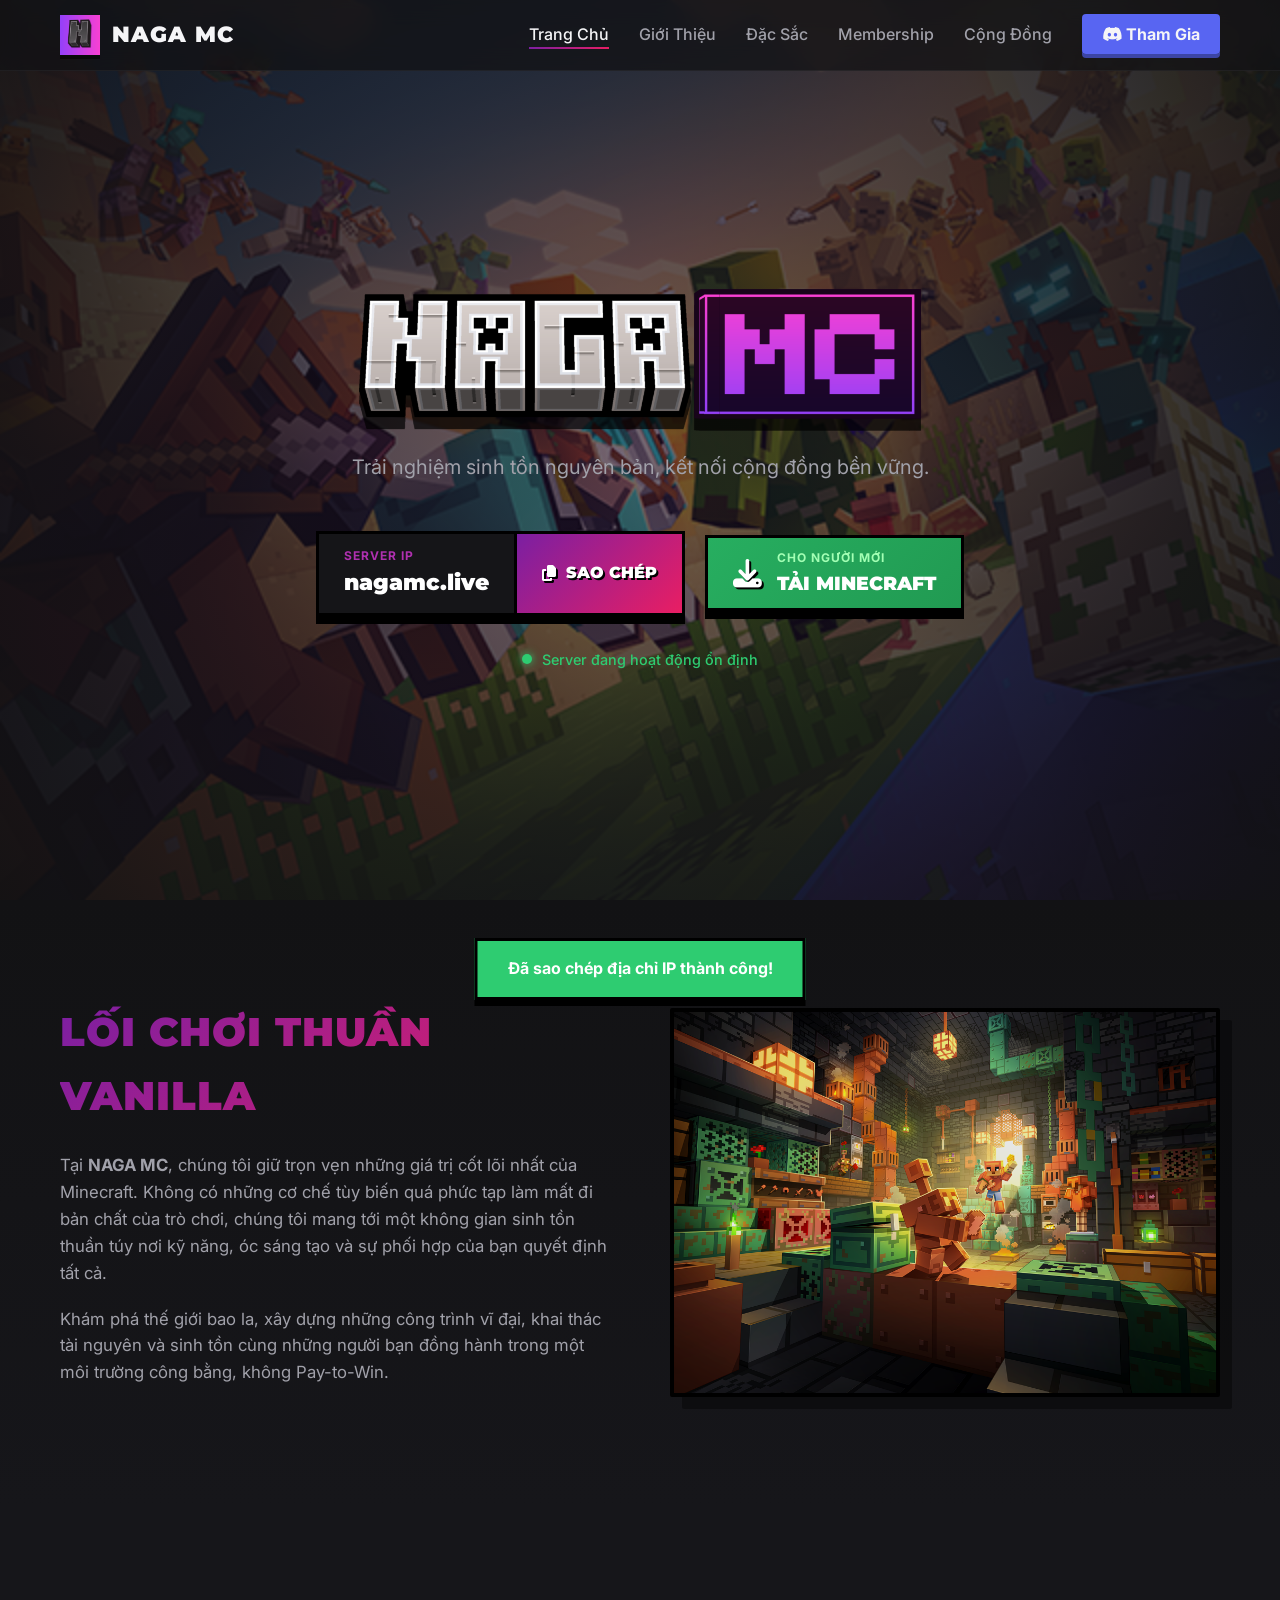
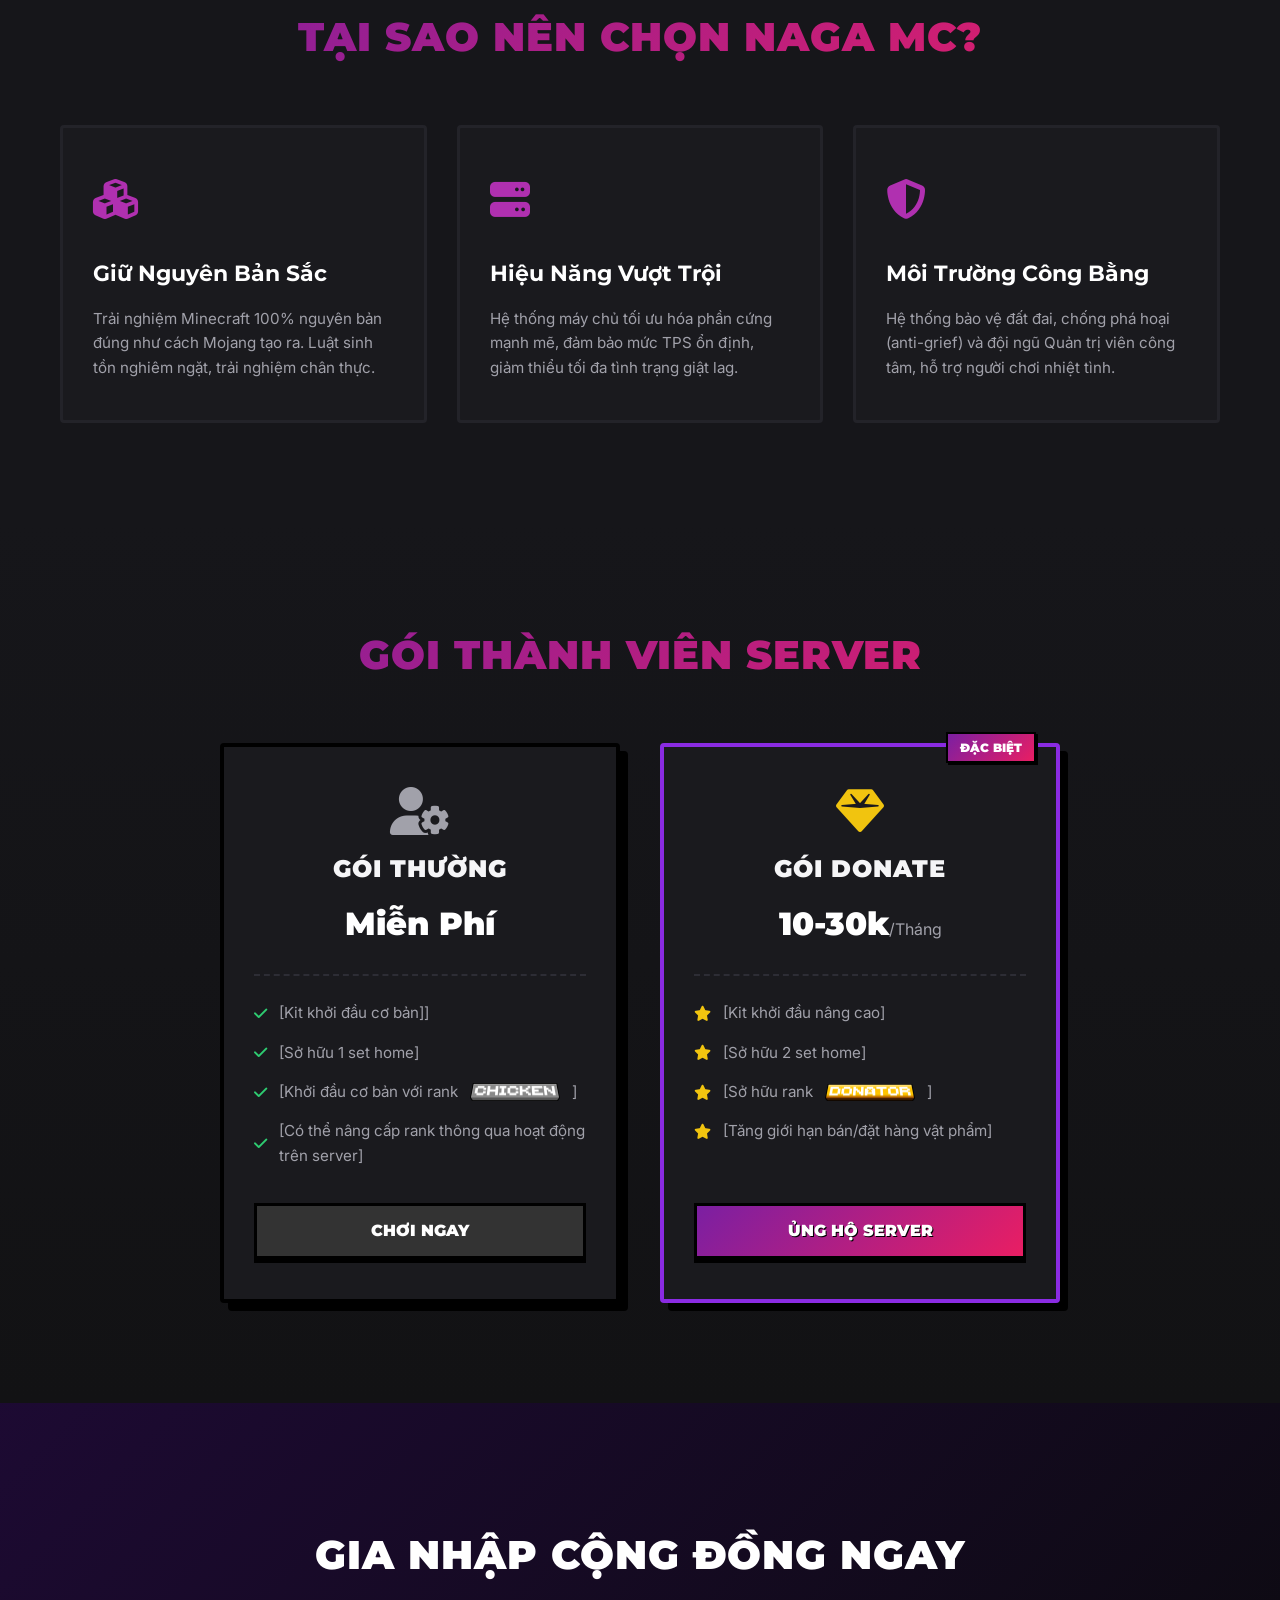
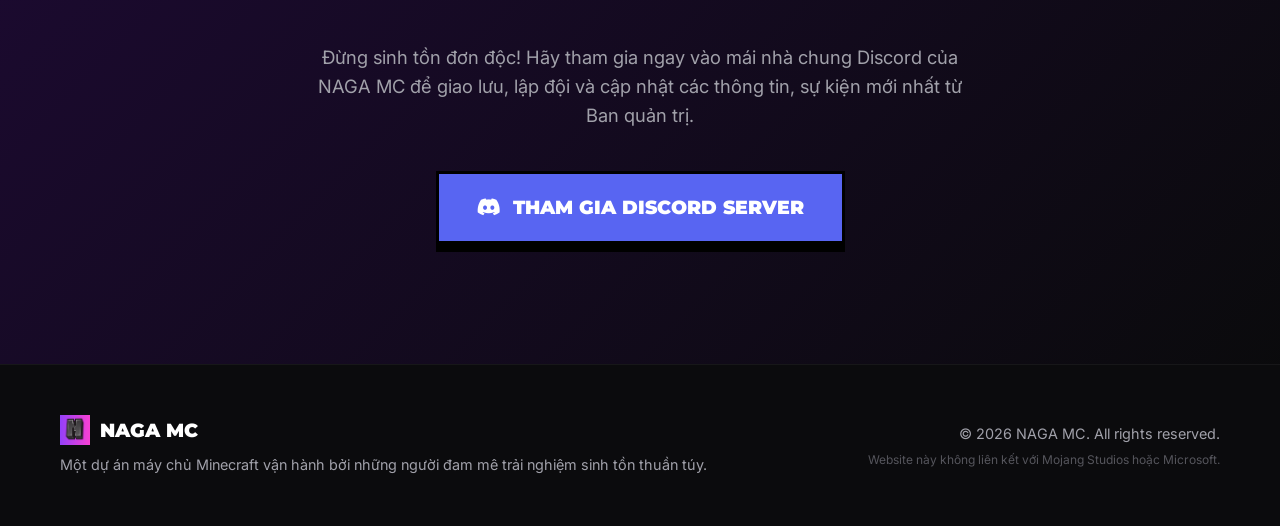
<file: index.html>
<!DOCTYPE html>
<html lang="vi">
<head>
    <meta charset="UTF-8">
    <meta name="viewport" content="width=device-width, initial-scale=1.0">
    <title>NAGA MC - Máy Chủ Minecraft Thuần Vanilla</title>
    <link rel="icon" type="image/png" href="pics/NBLRB.png">
    <link rel="preconnect" href="https://fonts.googleapis.com">
    <link rel="preconnect" href="https://fonts.gstatic.com" crossorigin>
    <link href="https://fonts.googleapis.com/css2?family=Inter:wght@400;500;700;900&family=Montserrat:wght@700;900&display=swap" rel="stylesheet">
    <link rel="stylesheet" href="https://cdnjs.cloudflare.com/ajax/libs/font-awesome/6.4.0/css/all.min.css">
    <link rel="stylesheet" href="css/index.css">
</head>
<body>

    <div id="toast" class="toast">Đã sao chép địa chỉ IP thành công!</div>

    <nav class="navbar">
        <div class="nav-container">
            <a href="#" class="nav-logo">
                <img src="css/pics/NBLRB.png" alt="NAGA MC Logo">
                <span>NAGA MC</span>
            </a>
            <button class="menu-toggle" id="mobile-menu-btn" aria-label="Toggle Menu">
                <i class="fa-solid fa-bars"></i>
            </button>
            <ul class="nav-links" id="nav-links-menu">
                <li><a href="#" class="active">Trang Chủ</a></li>
                <li><a href="#about">Giới Thiệu</a></li>
                <li><a href="#features">Đặc Sắc</a></li>
                <li><a href="#membership">Membership</a></li>
                <li><a href="#community">Cộng Đồng</a></li>
                <li><a href="https://discord.gg/6WrVqjRegJ" target="_blank" class="nav-btn-discord"><i class="fa-brands fa-discord"></i> Tham Gia</a></li>
            </ul>
        </div>
    </nav>

<header class="hero">
        <div class="hero-overlay"></div>
        <div class="hero-content">
            <div class="hero-title-wrapper">
                <img src="css/pics/NAGAMC-TITLE.png" alt="NAGA MC" class="hero-main-title">
            </div>
            <p class="hero-subtitle">Trải nghiệm sinh tồn nguyên bản, kết nối cộng đồng bền vững.</p>
            
            <div class="hero-ctas">
                <div class="ip-widget" id="copy-ip-btn" data-ip="nagamc.live">
                    <div class="ip-details">
                        <span class="ip-label">SERVER IP</span>
                        <span class="ip-address">nagamc.live</span>
                    </div>
                    <div class="ip-action">
                        <i class="fa-solid fa-copy"></i>
                        <span>SAO CHÉP</span>
                    </div>
                </div>

                <a href="https://llaun.ch/en" target="_blank" class="btn-download-mc">
                    <i class="fa-solid fa-download"></i>
                    <div class="download-text">
                        <span class="download-label">CHO NGƯỜI MỚI</span>
                        <span class="download-title">TẢI MINECRAFT</span>
                    </div>
                </a>
            </div>

            <div class="server-status">
                <span class="status-indicator"></span>
                <span class="status-text">Server đang hoạt động ổn định</span>
            </div>
        </div>
    </header>

    <section id="about" class="about-section">
        <div class="container">
            <div class="about-wrapper">
                <div class="about-text">
                    <h2 class="section-title">Lối Chơi Thuần Vanilla</h2>
                    <p>Tại <strong>NAGA MC</strong>, chúng tôi giữ trọn vẹn những giá trị cốt lõi nhất của Minecraft. Không có những cơ chế tùy biến quá phức tạp làm mất đi bản chất của trò chơi, chúng tôi mang tới một không gian sinh tồn thuần túy nơi kỹ năng, óc sáng tạo và sự phối hợp của bạn quyết định tất cả.</p>
                    <p>Khám phá thế giới bao la, xây dựng những công trình vĩ đại, khai thác tài nguyên và sinh tồn cùng những người bạn đồng hành trong một môi trường công bằng, không Pay-to-Win.</p>
                </div>
                <div class="about-image">
                    <div class="mc-frame">
                        <img src="css/pics/Minecraft_Fall_Drop_Campaign_Key_Art_DotNet_Downloadable_Wallpaper_2058x1440.png" alt="Minecraft Gameplay">
                    </div>
                </div>
            </div>
        </div>
    </section>

    <section id="features" class="features-section">
        <div class="container">
            <h2 class="section-title centered">Tại sao nên chọn NAGA MC?</h2>
            <div class="features-grid">
                <div class="feature-card">
                    <div class="feature-icon">
                        <i class="fa-solid fa-cubes"></i>
                    </div>
                    <h3>Giữ Nguyên Bản Sắc</h3>
                    <p>Trải nghiệm Minecraft 100% nguyên bản đúng như cách Mojang tạo ra. Luật sinh tồn nghiêm ngặt, trải nghiệm chân thực.</p>
                </div>
                <div class="feature-card">
                    <div class="feature-icon">
                        <i class="fa-solid fa-server"></i>
                    </div>
                    <h3>Hiệu Năng Vượt Trội</h3>
                    <p>Hệ thống máy chủ tối ưu hóa phần cứng mạnh mẽ, đảm bảo mức TPS ổn định, giảm thiểu tối đa tình trạng giật lag.</p>
                </div>
                <div class="feature-card">
                    <div class="feature-icon">
                        <i class="fa-solid fa-shield-halved"></i>
                    </div>
                    <h3>Môi Trường Công Bằng</h3>
                    <p>Hệ thống bảo vệ đất đai, chống phá hoại (anti-grief) và đội ngũ Quản trị viên công tâm, hỗ trợ người chơi nhiệt tình.</p>
                </div>
            </div>
        </div>
    </section>
    <section id="membership" class="membership-section">
        <div class="container">
            <h2 class="section-title centered">Gói Thành Viên Server</h2>
            <div class="membership-grid">
                
                <div class="member-card regular">
                    <div class="member-header">
                        <i class="fa-solid fa-user-gear member-icon"></i>
                        <h3>GÓI THƯỜNG</h3>
                        <div class="price">Miễn Phí</div>
                    </div>
                    <ul class="member-features">
                        <li><i class="fa-solid fa-check"></i> [Kit khởi đầu cơ bản]]</li>
                        <li><i class="fa-solid fa-check"></i> [Sở hữu 1 set home] </li>
                        <li><i class="fa-solid fa-check"></i> [Khởi đầu cơ bản với rank<img src="css/pics/chicken.png" alt="Rank" class="rank-icon">]</li>
                        <li><i class="fa-solid fa-check"></i> [Có thể nâng cấp rank thông qua hoạt động trên server]</li>
                    </ul>
                    <a href="#" class="btn-member-action">CHƠI NGAY</a>
                </div>

                <div class="member-card donate">
                    <div class="badge-popular">ĐẶC BIỆT</div>
                    <div class="member-header">
                        <i class="fa-solid fa-gem member-icon animate-pulse"></i>
                        <h3>GÓI DONATE</h3>
                        <div class="price">10-30k<span>/Tháng</span></div>
                    </div>
                    <ul class="member-features">
                        <li><i class="fa-solid fa-star"></i> [Kit khởi đầu nâng cao]</li>
                        <li><i class="fa-solid fa-star"></i> [Sở hữu 2 set home]</li>
                        <li><i class="fa-solid fa-star"></i> [Sở hữu rank <img src="css/pics/DONATOR.png" alt="Rank" class="rank-icon">]</li>
                        <li><i class="fa-solid fa-star"></i> [Tăng giới hạn bán/đặt hàng vật phẩm]</li>
                    </ul>
                    <a href="pay.html" class="btn-member-action donate-btn">ỦNG HỘ SERVER</a>
                </div>

            </div>
        </div>
    </section>

    <section id="community" class="community-section">
        <div class="community-overlay"></div>
        <div class="container community-content">
            <h2 class="section-title centered light">Gia Nhập Cộng Đồng Ngay</h2>
            <p class="community-desc">Đừng sinh tồn đơn độc! Hãy tham gia ngay vào mái nhà chung Discord của NAGA MC để giao lưu, lập đội và cập nhật các thông tin, sự kiện mới nhất từ Ban quản trị.</p>
            <a href="https://discord.gg/6WrVqjRegJ" target="_blank" class="btn-discord-large">
                <i class="fa-brands fa-discord"></i> THAM GIA DISCORD SERVER
            </a>
        </div>
    </section>

    <footer class="footer">
        <div class="container footer-content">
            <div class="footer-left">
                <div class="footer-brand">
                    <img src="css/pics/NBLRB.png" alt="NAGA MC">
                    <span>NAGA MC</span>
                </div>
                <p>Một dự án máy chủ Minecraft vận hành bởi những người đam mê trải nghiệm sinh tồn thuần túy.</p>
            </div>
            <div class="footer-right">
                <p>&copy; 2026 NAGA MC. All rights reserved.</p>
                <p class="footer-disclaimer">Website này không liên kết với Mojang Studios hoặc Microsoft.</p>
            </div>
        </div>
    </footer>

    <script src="script.js"></script>
</body>
</html>
</file>
<file: css/index.css>
/* --- BIẾN MÀU SẮC & CẤU HÌNH GỐC --- */
:root {
    --primary-color: #8a2be2;      /* Màu tím chính */
    --primary-light: #b030b0;      /* Tím hồng sáng */
    --primary-gradient: linear-gradient(135deg, #7b1fa2 0%, #e91e63 100%);
    --bg-dark: #121214;            /* Nền tối chủ đạo */
    --bg-card: #1a1a1e;            /* Nền của thẻ nội dung */
    --bg-nav: rgba(18, 18, 20, 0.75);
    --text-main: #f5f5f7;          /* Màu chữ sáng */
    --text-muted: #a1a1aa;         /* Màu chữ nhạt hơn */
    --stroke-pixel: 4px solid #000;/* Viền khối phong cách pixel bóng */
    --font-sans: 'Inter', sans-serif;
    --font-heading: 'Montserrat', sans-serif;
}

/* --- RESET & CẤU HÌNH CHUNG --- */
* {
    box-sizing: border-box;
    margin: 0;
    padding: 0;
    scroll-behavior: smooth;
}

body {
    font-family: var(--font-sans);
    background-color: var(--bg-dark);
    color: var(--text-main);
    line-height: 1.6;
    overflow-x: hidden;
}

a {
    color: inherit;
    text-decoration: none;
}

ul {
    list-style: none;
}

.container {
    max-width: 1200px;
    margin: 0 auto;
    padding: 0 20px;
}

img {
    max-width: 100%;
    height: auto;
}

.rank-icon{
    width: 90px;   /* chiều rộng cố định */
}
/* Tiêu đề các mục */
.section-title {
    font-family: var(--font-heading);
    font-weight: 900;
    font-size: 2.5rem;
    text-transform: uppercase;
    margin-bottom: 1.5rem;
    background: var(--primary-gradient);
    -webkit-background-clip: text;
    -webkit-text-fill-color: transparent;
    letter-spacing: 1px;
}

.section-title.centered {
    text-align: center;
    margin-bottom: 3.5rem;
}

.section-title.light {
    background: #fff;
    -webkit-background-clip: text;
    -webkit-text-fill-color: transparent;
}

/* --- NAVIGATION BAR --- */
.navbar {
    position: fixed;
    top: 0;
    left: 0;
    width: 100%;
    z-index: 1000;
    background-color: var(--bg-nav);
    backdrop-filter: blur(12px);
    -webkit-backdrop-filter: blur(12px);
    border-bottom: 1px solid rgba(255, 255, 255, 0.05);
    transition: all 0.3s ease;
}

.nav-container {
    max-width: 1200px;
    margin: 0 auto;
    padding: 15px 20px;
    display: flex;
    justify-content: space-between;
    align-items: center;
}

.nav-logo {
    display: flex;
    align-items: center;
    gap: 12px;
    font-family: var(--font-heading);
    font-weight: 900;
    font-size: 1.4rem;
    letter-spacing: 1px;
}

.nav-logo img {
    height: 40px;
    filter: drop-shadow(0px 4px 0px rgba(0,0,0,0.5));
}

.nav-links {
    display: flex;
    align-items: center;
    gap: 30px;
    font-weight: 500;
}

.nav-links a:not(.nav-btn-discord) {
    position: relative;
    padding: 5px 0;
    color: var(--text-muted);
    transition: color 0.3s ease;
}

.nav-links a:not(.nav-btn-discord):hover,
.nav-links a.active {
    color: var(--text-main);
}

.nav-links a:not(.nav-btn-discord)::after {
    content: '';
    position: absolute;
    bottom: 0;
    left: 0;
    width: 0;
    height: 2px;
    background: var(--primary-gradient);
    transition: width 0.3s ease;
}

.nav-links a:not(.nav-btn-discord):hover::after,
.nav-links a.active::after {
    width: 100%;
}

.nav-btn-discord {
    background: #5865F2;
    padding: 10px 20px;
    border-radius: 4px;
    font-weight: 700;
    box-shadow: 0 4px 0 #3c45a5;
    transition: all 0.1s ease;
}

.nav-btn-discord:hover {
    transform: translateY(2px);
    box-shadow: 0 2px 0 #3c45a5;
}

.menu-toggle {
    display: none;
    background: none;
    border: none;
    color: #fff;
    font-size: 1.5rem;
    cursor: pointer;
}

/* --- HERO SECTION --- */
.hero {
    position: relative;
    min-height: 100vh;
    display: flex;
    align-items: center;
    justify-content: center;
    text-align: center;
    padding: 120px 20px 60px 20px;
    /* Sử dụng hình nền phong cảnh Minecraft mờ ảo phía sau */
    background: url('pics/MCV_HOL25Drop_MoM_DotNet_Wallpaper_800x450.png') no-repeat center center/cover;
}

.hero-overlay {
    position: absolute;
    top: 0;
    left: 0;
    width: 100%;
    height: 100%;
    background: radial-gradient(circle, rgba(26,10,41,0.6) 0%, rgba(18,18,20,0.95) 100%);
    z-index: 1;
}

.hero-content {
    position: relative;
    z-index: 2;
    max-width: 800px;
}

.hero-title-wrapper {
    margin-bottom: 1.5rem;
}

.hero-main-title {
    max-height: 130px;
    width: auto;
    filter: drop-shadow(0 12px 0px rgba(0,0,0,0.7));
    animation: floating 3s ease-in-out infinite;
}

.hero-subtitle {
    font-size: 1.25rem;
    color: var(--text-muted);
    margin-bottom: 3rem;
    font-weight: 400;
}

/* IP Copy Widget (Phong cách Gaming/Pixel nhẹ) */
.ip-widget {
    display: inline-flex;
    background: #1e1e24;
    border: 3px solid #000;
    box-shadow: 0 8px 0 #000;
    cursor: pointer;
    margin-bottom: 2rem;
    transition: all 0.1s ease;
    user-select: none;
}

.ip-widget:hover {
    transform: translateY(4px);
    box-shadow: 0 4px 0 #000;
}

.ip-details {
    padding: 12px 25px;
    display: flex;
    flex-direction: column;
    text-align: left;
    border-right: 3px solid #000;
    background-color: #151518;
}

.ip-label {
    font-size: 0.75rem;
    font-weight: 700;
    color: var(--primary-light);
    letter-spacing: 1px;
}

.ip-address {
    font-family: var(--font-heading);
    font-weight: 900;
    font-size: 1.4rem;
    color: #fff;
}

.ip-action {
    background: var(--primary-gradient);
    padding: 0 25px;
    display: flex;
    align-items: center;
    gap: 10px;
    font-weight: 900;
    font-family: var(--font-heading);
    font-size: 1rem;
    color: #fff;
    text-shadow: 2px 2px 0px #000;
}

.server-status {
    display: flex;
    align-items: center;
    justify-content: center;
    gap: 10px;
    margin-top: 10px;
}

.status-indicator {
    width: 10px;
    height: 10px;
    background-color: #2ecc71;
    border-radius: 50%;
    box-shadow: 0 0 10px #2ecc71;
}

.status-text {
    font-size: 0.9rem;
    color: #2ecc71;
    font-weight: 500;
}

/* --- ABOUT SECTION --- */
.about-section {
    padding: 100px 0;
    background: linear-gradient(180deg, var(--bg-dark) 0%, #16161a 100%);
}

.about-wrapper {
    display: flex;
    align-items: center;
    gap: 60px;
}

.about-text {
    flex: 1;
}

.about-text p {
    margin-bottom: 1.2rem;
    color: var(--text-muted);
    font-size: 1.05rem;
}

.about-image {
    flex: 1;
    display: flex;
    justify-content: center;
}

.mc-frame {
    border: 4px solid #000;
    box-shadow: 12px 12px 0px rgba(0,0,0,0.4);
    background-color: #000;
    line-height: 0;
    border-radius: 2px;
    overflow: hidden;
}

.mc-frame img {
    filter: contrast(1.05) brightness(0.9);
    transition: transform 0.5s ease;
}

.mc-frame:hover img {
    transform: scale(1.05);
}

/* --- FEATURES SECTION --- */
.features-section {
    padding: 100px 0;
    background-color: #16161a;
}

.features-grid {
    display: grid;
    grid-template-columns: repeat(auto-fit, minmax(300px, 1fr));
    gap: 30px;
}

.feature-card {
    background-color: var(--bg-card);
    padding: 40px 30px;
    border: 3px solid #232329;
    border-radius: 4px;
    transition: all 0.3s ease;
    position: relative;
}

.feature-card:hover {
    border-color: var(--primary-color);
    transform: translateY(-5px);
    box-shadow: 0 10px 20px rgba(138, 43, 226, 0.1);
}

.feature-icon {
    font-size: 2.5rem;
    color: var(--primary-light);
    margin-bottom: 1.5rem;
}

.feature-card h3 {
    font-family: var(--font-heading);
    font-size: 1.35rem;
    margin-bottom: 1rem;
    color: #fff;
}

.feature-card p {
    color: var(--text-muted);
    font-size: 0.95rem;
}

/* --- COMMUNITY SECTION --- */
.community-section {
    position: relative;
    padding: 120px 0;
    text-align: center;
    background: url('https://images.unsplash.com/photo-1618005182384-a83a8bd57fbe?q=80&w=1920&auto=format&fit=crop') no-repeat center center/cover;
}

.community-overlay {
    position: absolute;
    top: 0;
    left: 0;
    width: 100%;
    height: 100%;
    background: linear-gradient(135deg, rgba(30, 9, 54, 0.9) 0%, rgba(10, 10, 12, 0.95) 100%);
    z-index: 1;
}

.community-content {
    position: relative;
    z-index: 2;
    max-width: 700px;
    margin: 0 auto;
}

.community-desc {
    font-size: 1.15rem;
    color: var(--text-muted);
    margin-bottom: 2.5rem;
}

.btn-discord-large {
    display: inline-flex;
    align-items: center;
    gap: 12px;
    background: #5865F2;
    color: #fff;
    font-family: var(--font-heading);
    font-weight: 900;
    font-size: 1.2rem;
    padding: 18px 38px;
    border: 3px solid #000;
    box-shadow: 0 8px 0 #000;
    transition: all 0.1s ease;
}

.btn-discord-large:hover {
    transform: translateY(4px);
    box-shadow: 0 4px 0 #000;
}

/* --- TOAST NOTIFICATION --- */
.toast {
    position: fixed;
    bottom: -100px;
    left: 50%;
    transform: translateX(-50%);
    background: #2ecc71;
    color: #fff;
    padding: 15px 30px;
    font-weight: 700;
    border: 3px solid #000;
    box-shadow: 0 6px 0 #000;
    z-index: 2000;
    transition: all 0.4s cubic-bezier(0.175, 0.885, 0.32, 1.275);
}

.toast.show {
    bottom: 40px;
}

/* --- FOOTER --- */
.footer {
    background-color: #0b0b0d;
    padding: 50px 0;
    border-top: 1px solid rgba(255, 255, 255, 0.05);
    font-size: 0.9rem;
    color: var(--text-muted);
}

.footer-content {
    display: flex;
    justify-content: space-between;
    align-items: center;
    flex-wrap: wrap;
    gap: 30px;
}

.footer-brand {
    display: flex;
    align-items: center;
    gap: 10px;
    font-family: var(--font-heading);
    font-weight: 900;
    font-size: 1.2rem;
    color: #fff;
    margin-bottom: 0.5rem;
}

.footer-brand img {
    height: 30px;
}

.footer-right {
    text-align: right;
}

.footer-disclaimer {
    font-size: 0.75rem;
    margin-top: 5px;
    color: #55555c;
}

/* --- ANIMATION --- */
@keyframes floating {
    0% { transform: translateY(0px); }
    50% { transform: translateY(-10px); }
    100% { transform: translateY(0px); }
}

/* --- RESPONSIVE RESPONSIVENESS --- */
@media (max-width: 768px) {
    .menu-toggle {
        display: block;
    }

    .nav-links {
        position: absolute;
        top: 100%;
        left: 0;
        width: 100%;
        background-color: #121214;
        flex-direction: column;
        padding: 30px;
        gap: 20px;
        border-bottom: 2px solid var(--primary-color);
        display: none; /* Điều khiển qua JS */
    }

    .nav-links.open {
        display: flex;
    }

    .about-wrapper {
        flex-direction: column;
        gap: 40px;
    }

    .hero-main-title {
        max-height: 80px;
    }

    .ip-widget {
        flex-direction: column;
        width: 100%;
        max-width: 320px;
    }

    .ip-details {
        border-right: none;
        border-bottom: 3px solid #000;
        text-align: center;
    }

    .ip-action {
        padding: 12px;
        justify-content: center;
    }

    .footer-content {
        flex-direction: column;
        text-align: center;
    }

    .footer-right {
        text-align: center;
    }
        
}
/* --- BỔ SUNG: NÚT TẢI MINECRAFT & MEMBERSHIP --- */

/* Nhóm các nút bấm ở trang đầu */
.hero-ctas {
    display: flex;
    justify-content: center;
    align-items: center;
    gap: 20px;
    flex-wrap: wrap;
    margin-bottom: 2rem;
}

.hero-ctas .ip-widget {
    margin-bottom: 0; /* Reset margin cũ */
}

/* Style nút tải game */
.btn-download-mc {
    display: inline-flex;
    align-items: center;
    gap: 15px;
    background: linear-gradient(135deg, #27ae60 0%, #219a52 100%);
    border: 3px solid #000;
    box-shadow: 0 8px 0 #000;
    padding: 10px 25px;
    cursor: pointer;
    transition: all 0.1s ease;
    text-align: left;
}

.btn-download-mc i {
    font-size: 1.8rem;
    color: #fff;
    text-shadow: 2px 2px 0px #000;
}

.download-text {
    display: flex;
    flex-direction: column;
}

.download-label {
    font-size: 0.75rem;
    font-weight: 700;
    color: #a3ffb4;
    letter-spacing: 1px;
}

.download-title {
    font-family: var(--font-heading);
    font-weight: 900;
    font-size: 1.2rem;
    color: #fff;
}

.btn-download-mc:hover {
    transform: translateY(4px);
    box-shadow: 0 4px 0 #000;
}

/* --- SECTION GÓI THÀNH VIÊN --- */
.membership-section {
    padding: 100px 0;
    background: linear-gradient(180deg, #16161a 0%, var(--bg-dark) 100%);
}

.membership-grid {
    display: flex;
    justify-content: center;
    gap: 40px;
    max-width: 900px;
    margin: 0 auto;
    flex-wrap: wrap;
}

.member-card {
    background-color: var(--bg-card);
    border: 4px solid #000;
    box-shadow: 8px 8px 0px #000;
    flex: 1;
    min-width: 300px;
    max-width: 400px;
    padding: 40px 30px;
    display: flex;
    flex-direction: column;
    position: relative;
    border-radius: 4px;
}

/* Thẻ Donate nổi bật hơn bằng viền tím */
.member-card.donate {
    border-color: var(--primary-color);
}

.badge-popular {
    position: absolute;
    top: -15px;
    right: 20px;
    background: var(--primary-gradient);
    color: #fff;
    font-family: var(--font-heading);
    font-weight: 900;
    font-size: 0.75rem;
    padding: 4px 12px;
    border: 2px solid #000;
    box-shadow: 2px 2px 0px #000;
}

.member-header {
    text-align: center;
    border-bottom: 2px dashed #2d2d35;
    padding-bottom: 25px;
    margin-bottom: 25px;
}

.member-icon {
    font-size: 3rem;
    margin-bottom: 15px;
}

.regular .member-icon { color: var(--text-muted); }
.donate .member-icon { color: #f1c40f; }

.member-header h3 {
    font-family: var(--font-heading);
    font-weight: 900;
    font-size: 1.5rem;
    letter-spacing: 1px;
    margin-bottom: 10px;
}

.member-header .price {
    font-family: var(--font-heading);
    font-weight: 900;
    font-size: 2rem;
    color: #fff;
}

.member-header .price span {
    font-size: 1rem;
    color: var(--text-muted);
    font-family: var(--font-sans);
    font-weight: 400;
}

/* Danh sách tính năng để trống */
.member-features {
    display: flex;
    flex-direction: column;
    gap: 15px;
    margin-bottom: 35px;
    flex-grow: 1;
}

.member-features li {
    display: flex;
    align-items: center;
    gap: 12px;
    color: var(--text-muted);
    font-size: 0.95rem;
}

.member-features li i.fa-check { color: #2ecc71; }
.member-features li i.fa-star { color: #f1c40f; }

/* Nút bấm trong thẻ */
.btn-member-action {
    display: block;
    text-align: center;
    font-family: var(--font-heading);
    font-weight: 900;
    padding: 12px;
    border: 3px solid #000;
    box-shadow: 0 4px 0 #000;
    background: #333;
    color: #fff;
    transition: all 0.1s ease;
}

.btn-member-action:hover {
    transform: translateY(2px);
    box-shadow: 0 2px 0 #000;
}

.donate-btn {
    background: var(--primary-gradient);
    text-shadow: 1px 1px 0px #000;
}

/* Hiệu ứng đập nhẹ cho viên ngọc donate */
.animate-pulse {
    animation: pulse 2s infinite;
}

@keyframes pulse {
    0% { transform: scale(1); }
    50% { transform: scale(1.1); filter: drop-shadow(0 0 8px #f1c40f); }
    100% { transform: scale(1); }
}
</file>
